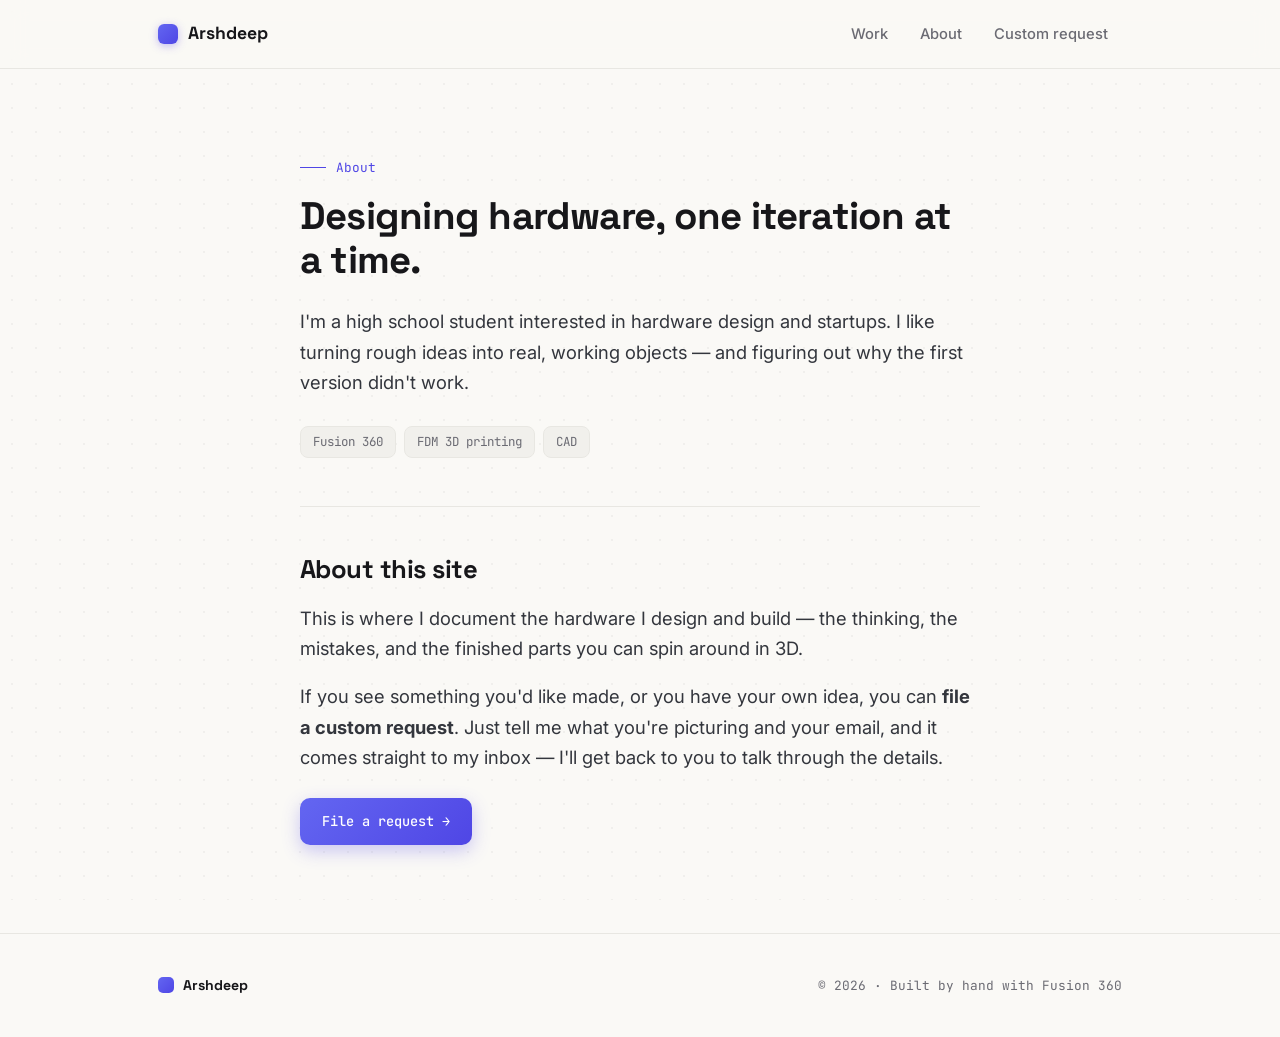
<file: about.html>
<!DOCTYPE html>
<html lang="en">
<head>
  <meta charset="UTF-8">
  <meta name="viewport" content="width=device-width, initial-scale=1.0">
  <title>About — Arshdeep</title>
  <link rel="stylesheet" href="style.css">
</head>
<body>

  <header class="site-header">
    <div class="wrap">
      <a class="brand" href="index.html">Arshdeep</a>
      <nav class="nav">
        <a href="index.html">Work</a>
        <a href="about.html">About</a>
        <a href="index.html#custom">Custom request</a>
      </nav>
    </div>
  </header>

  <!-- EDIT: keep this short — a couple of sentences, not a resume. -->
  <main class="about wrap">
    <p class="eyebrow">About</p>
    <h1>Designing hardware, one iteration at a time.</h1>
    <p>I'm a high school student interested in hardware design and startups. I like
       turning rough ideas into real, working objects — and figuring out why the
       first version didn't work.</p>
    <div class="tools">
      <span>Fusion 360</span>
      <span>FDM 3D printing</span>
      <span>CAD</span>
    </div>

    <div class="about-divider"></div>

    <!-- EDIT: this is your "About this site" section — write it in your own words. -->
    <h2>About this site</h2>
    <p>This is where I document the hardware I design and build — the thinking, the
       mistakes, and the finished parts you can spin around in 3D.</p>
    <p>If you see something you'd like made, or you have your own idea, you can
       <strong>file a custom request</strong>. Just tell me what you're picturing and
       your email, and it comes straight to my inbox — I'll get back to you to talk
       through the details.</p>
    <a class="text-link" href="index.html#custom">File a request →</a>
  </main>

  <footer class="site-footer">
    <div class="wrap">
      <span class="fbrand">Arshdeep</span>
      <span class="fmeta">© 2026 · Built by hand with Fusion 360</span>
    </div>
  </footer>

</body>
</html>
</file>
<file: style.css>
/* =========================================================
   PORTFOLIO STYLES  —  edit colors & spacing in one place
   ---------------------------------------------------------
   Non-developer note: The variables just below control the
   whole site's look. Change a value here and it updates
   everywhere. You rarely need to touch anything lower down.
   ========================================================= */

/* Nice web fonts (need an internet connection to load; if offline,
   the site falls back to clean system fonts automatically). */
@import url('https://fonts.googleapis.com/css2?family=Inter:wght@400;500;600;700&family=Space+Grotesk:wght@500;600;700&family=JetBrains+Mono:wght@400;500&display=swap');

:root {
  --accent:        #4f46e5;   /* links, buttons, small highlights */
  --accent-hover:  #4338ca;
  --accent-soft:   rgba(79, 70, 229, 0.08);
  --grad:          linear-gradient(135deg, #6366f1 0%, #4f46e5 100%);

  --ink:           #17171a;   /* main text (near-black)          */
  --muted:         #6b6b73;   /* secondary text                  */
  --line:          #e8e7e2;   /* hairline borders / dividers     */
  --bg:            #faf9f6;   /* warm paper background            */
  --bg-soft:       #f1f0ec;   /* soft panels                     */
  --surface:       #ffffff;   /* cards                           */

  --max-width:     1020px;
  --radius:        16px;
  --radius-sm:     10px;
  --shadow:        0 1px 2px rgba(20,24,31,0.04), 0 12px 32px rgba(20,24,31,0.06);
  --shadow-lg:     0 2px 4px rgba(20,24,31,0.05), 0 20px 48px rgba(20,24,31,0.12);

  /* font families */
  --font-body:     'Inter', -apple-system, BlinkMacSystemFont, "Segoe UI", Roboto, sans-serif;
  --font-display:  'Space Grotesk', var(--font-body);
  --font-mono:     'JetBrains Mono', ui-monospace, "SF Mono", Menlo, monospace;
}

/* ---------- base ---------- */
* { box-sizing: border-box; }
html { scroll-behavior: smooth; }

body {
  margin: 0;
  font-family: var(--font-body);
  color: var(--ink);
  background: var(--bg);
  line-height: 1.65;
  -webkit-font-smoothing: antialiased;
  position: relative;
}

/* faint blueprint dot-grid behind everything */
body::before {
  content: "";
  position: fixed;
  inset: 0;
  z-index: -2;
  background-image: radial-gradient(circle, rgba(23,23,26,0.045) 1px, transparent 1.4px);
  background-size: 24px 24px;
  pointer-events: none;
}

.wrap { max-width: var(--max-width); margin: 0 auto; padding: 0 28px; }

a { color: var(--accent); text-decoration: none; }
a:hover { color: var(--accent-hover); }
img { max-width: 100%; display: block; }

h1, h2, h3 { font-family: var(--font-display); line-height: 1.15; letter-spacing: -0.02em; }

/* ---------- top navigation ---------- */
.site-header {
  border-bottom: 1px solid var(--line);
  position: sticky; top: 0; z-index: 20;
  background: rgba(250,249,246,0.8);
  backdrop-filter: saturate(180%) blur(12px);
}
.site-header .wrap {
  display: flex; align-items: center; justify-content: space-between; height: 68px;
}
.brand {
  font-family: var(--font-display);
  font-weight: 700; color: var(--ink); font-size: 1.1rem;
  display: inline-flex; align-items: center; gap: 10px;
}
.brand::before {
  content: ""; width: 20px; height: 20px; border-radius: 6px;
  background: var(--grad); box-shadow: 0 2px 8px rgba(79,70,229,0.35);
}
.nav { display: flex; gap: 4px; }
.nav a {
  color: var(--muted); font-size: 0.92rem; font-weight: 500;
  padding: 7px 14px; border-radius: 8px; transition: color .15s, background .15s;
}
.nav a:hover { color: var(--ink); background: var(--accent-soft); }

/* ---------- hero / intro ---------- */
.hero { padding: 96px 0 64px; position: relative; overflow: hidden; }
.hero::before {
  content: ""; position: absolute; top: -140px; left: -140px;
  width: 460px; height: 460px; z-index: -1; pointer-events: none;
  background: radial-gradient(circle, rgba(79,70,229,0.14), transparent 70%);
}
.chip {
  display: inline-flex; align-items: center; gap: 8px;
  font-family: var(--font-mono); font-size: 0.78rem; color: var(--accent);
  background: var(--accent-soft); border: 1px solid rgba(79,70,229,0.18);
  padding: 6px 13px; border-radius: 999px; margin-bottom: 22px;
}
.chip .dot {
  width: 7px; height: 7px; border-radius: 50%; background: var(--accent);
  box-shadow: 0 0 0 0 rgba(79,70,229,0.5); animation: pulse 2s infinite;
}
@keyframes pulse {
  0% { box-shadow: 0 0 0 0 rgba(79,70,229,0.45); }
  70% { box-shadow: 0 0 0 8px rgba(79,70,229,0); }
  100% { box-shadow: 0 0 0 0 rgba(79,70,229,0); }
}
.hero .eyebrow {
  font-family: var(--font-mono); color: var(--muted);
  font-size: 0.8rem; letter-spacing: 0.02em; margin: 0 0 14px;
  display: flex; align-items: center; gap: 10px;
}
.hero .eyebrow::before {
  content: ""; width: 26px; height: 1px; background: var(--accent);
}
.hero h1 { font-size: 3.4rem; font-weight: 700; margin: 0 0 20px; }
.hero h1 .accent { color: var(--accent); }
.hero p { font-size: 1.2rem; color: var(--muted); max-width: 640px; margin: 0; }

/* gentle entrance */
.hero .chip, .hero .eyebrow, .hero h1, .hero p { animation: rise .6s ease backwards; }
.hero .eyebrow { animation-delay: .05s; }
.hero h1 { animation-delay: .12s; }
.hero p { animation-delay: .2s; }
@keyframes rise { from { opacity: 0; transform: translateY(14px); } to { opacity: 1; transform: none; } }

/* ---------- section heading ---------- */
.section-title {
  font-family: var(--font-mono); font-size: 0.78rem; letter-spacing: 0.02em;
  color: var(--muted); margin: 0 0 28px;
  display: flex; align-items: center; gap: 12px;
}
.section-title::before { content: ""; width: 26px; height: 1px; background: var(--muted); }

/* ---------- project grid (home) ---------- */
.projects { padding: 24px 0 88px; }
.projects-head { display: flex; align-items: center; justify-content: space-between; gap: 16px; margin-bottom: 28px; flex-wrap: wrap; }
.projects-head .section-title { margin: 0; }
.legend { display: inline-flex; align-items: center; gap: 8px; font-family: var(--font-mono); font-size: 0.76rem; color: var(--muted); }
.legend .ld { width: 11px; height: 11px; border-radius: 50%; background: #22c55e; box-shadow: 0 0 8px rgba(34,197,94,0.6); }

/* placeholder "coming soon" cards (before real projects exist) */
.card.coming { cursor: default; }
.card.coming:hover { transform: none; box-shadow: var(--shadow); border-color: var(--line); }
.card.coming .thumb { color: #b3b2ab; }
.card.coming h3 { color: var(--muted); }
.grid {
  display: grid;
  grid-template-columns: repeat(auto-fill, minmax(300px, 1fr));
  gap: 26px;
  counter-reset: card;
}
.card {
  position: relative; display: block; counter-increment: card;
  border: 1px solid var(--line); border-radius: var(--radius);
  overflow: hidden; background: var(--surface); color: var(--ink);
  box-shadow: var(--shadow);
  transition: transform .2s ease, box-shadow .2s ease, border-color .2s ease;
}
.card::before {   /* index number */
  content: counter(card, decimal-leading-zero);
  position: absolute; top: 14px; left: 14px; z-index: 3;
  font-family: var(--font-mono); font-size: 0.72rem; color: var(--accent);
  background: rgba(255,255,255,0.9); border: 1px solid var(--line);
  padding: 3px 9px; border-radius: 7px;
}
.printable-dot {  /* green = 3D printable (leave off for non-printable projects) */
  position: absolute; top: 14px; right: 14px; z-index: 3;
  width: 13px; height: 13px; border-radius: 50%;
  background: #22c55e; border: 2px solid #fff;
  box-shadow: 0 0 0 1px rgba(20,24,31,0.06), 0 0 10px rgba(34,197,94,0.65);
}
.card:hover {
  transform: translateY(-4px); box-shadow: var(--shadow-lg);
  border-color: #d6d5cf; color: var(--ink);
}
.card .thumb {
  aspect-ratio: 4 / 3; background: var(--bg-soft);
  display: flex; align-items: center; justify-content: center;
  color: #b3b2ab; font-family: var(--font-mono); font-size: 0.78rem;
  overflow: hidden; border-bottom: 1px solid var(--line);
}
.card .thumb img { width: 100%; height: 100%; object-fit: cover; transition: transform .5s ease; }
/* spinning 3D model used as a card thumbnail */
.card .thumb.thumb-3d { padding: 0; overflow: hidden; }
.card .thumb.thumb-3d model-viewer {
  width: 100%; height: 100%; min-height: 0;
  border: none; border-radius: 0; box-shadow: none;
  background: transparent; pointer-events: none;  /* clicks pass through to the card link */
}
.card:hover .thumb img { transform: scale(1.06); }
.card .body { padding: 20px 22px 24px; }
.card h3 { margin: 0 0 8px; font-size: 1.18rem; }
.card p { margin: 0 0 16px; color: var(--muted); font-size: 0.94rem; }
.tags { display: flex; flex-wrap: wrap; gap: 7px; }
.tags span {
  font-family: var(--font-mono); font-size: 0.72rem; color: var(--muted);
  background: var(--bg-soft); border: 1px solid var(--line);
  padding: 3px 9px; border-radius: 6px;
}

/* ---------- project page ---------- */
.project-hero { padding: 68px 0 24px; position: relative; overflow: hidden; }
.project-hero::before {
  content: ""; position: absolute; top: -160px; right: -120px;
  width: 420px; height: 420px; z-index: -1; pointer-events: none;
  background: radial-gradient(circle, rgba(79,70,229,0.10), transparent 70%);
}
.back-link { font-family: var(--font-mono); font-size: 0.82rem; color: var(--muted); display: inline-block; margin-bottom: 26px; }
.back-link:hover { color: var(--accent); }
.project-hero h1 { font-size: 2.6rem; margin: 0 0 14px; }
.project-hero .tagline { color: var(--muted); font-size: 1.15rem; margin: 0 0 20px; max-width: 660px; }
.meta { display: flex; flex-wrap: wrap; gap: 8px; }
.meta span {
  font-family: var(--font-mono); font-size: 0.74rem; color: var(--accent);
  background: var(--accent-soft); border: 1px solid rgba(79,70,229,0.16);
  padding: 4px 11px; border-radius: 999px;
}

.project-body { padding: 20px 0 72px; }
.project-body .wrap { counter-reset: sec; }
.project-section { padding: 34px 0; border-top: 1px solid var(--line); counter-increment: sec; }
.project-section:first-child { border-top: none; }
.project-section h2 {
  font-size: 1.4rem; margin: 0 0 14px;
  display: flex; align-items: baseline; gap: 14px;
}
.project-section h2::before {
  content: counter(sec, decimal-leading-zero);
  font-family: var(--font-mono); font-size: 0.9rem; font-weight: 500;
  color: var(--accent); letter-spacing: 0;
}
.project-section p { color: #33363d; margin: 0 0 14px; max-width: 700px; }
.project-section ul { color: #33363d; max-width: 700px; padding-left: 4px; list-style: none; }
.project-section li { position: relative; padding-left: 24px; margin-bottom: 10px; }
.project-section li::before {
  content: ""; position: absolute; left: 4px; top: 11px;
  width: 7px; height: 7px; border-radius: 50%; background: var(--accent);
}

/* last section becomes a soft "reflection" callout */
.project-section:last-of-type {
  background: var(--accent-soft); border: 1px solid rgba(79,70,229,0.14);
  border-radius: var(--radius); padding: 28px 30px; margin-top: 34px;
}

/* ---------- 3D model viewer ---------- */
model-viewer {
  width: 100%; height: 480px;
  background: radial-gradient(circle at 50% 40%, #ffffff, var(--bg-soft));
  border: 1px solid var(--line); border-radius: var(--radius);
  box-shadow: var(--shadow); --poster-color: transparent;
}
.viewer-hint {
  font-family: var(--font-mono); font-size: 0.8rem; color: var(--muted);
  margin-top: 12px; display: flex; align-items: center; gap: 8px;
}
.viewer-hint::before { content: "↻"; color: var(--accent); font-size: 1rem; }
.result-photo { width: 100%; border: 1px solid var(--line); border-radius: var(--radius); background: var(--bg-soft); box-shadow: var(--shadow); }

/* ---------- about ---------- */
.about { padding: 88px 0; max-width: 680px; }
.about .eyebrow {
  font-family: var(--font-mono); color: var(--accent); font-size: 0.8rem;
  margin: 0 0 16px; display: flex; align-items: center; gap: 10px;
}
.about .eyebrow::before { content: ""; width: 26px; height: 1px; background: var(--accent); }
.about h1 { font-size: 2.4rem; margin: 0 0 24px; }
.about p { font-size: 1.15rem; color: #33363d; margin: 0 0 18px; }
.about .tools { display: flex; flex-wrap: wrap; gap: 8px; margin-top: 28px; }
.about .tools span {
  font-family: var(--font-mono); font-size: 0.78rem; color: var(--muted);
  background: var(--bg-soft); border: 1px solid var(--line);
  padding: 5px 12px; border-radius: 8px;
}
.about-divider { height: 1px; background: var(--line); margin: 48px 0; }
.about h2 { font-size: 1.6rem; margin: 0 0 18px; }
.text-link {
  display: inline-flex; align-items: center; gap: 9px;
  font-family: var(--font-mono); font-size: 0.85rem; font-weight: 500;
  color: #fff; background: var(--grad); padding: 12px 22px;
  border-radius: var(--radius-sm); margin-top: 8px;
  box-shadow: 0 6px 18px rgba(79,70,229,0.28);
  transition: transform .15s ease, box-shadow .15s ease;
}
.text-link:hover { color: #fff; transform: translateY(-2px); box-shadow: 0 10px 26px rgba(79,70,229,0.36); }

/* ---------- pricing ---------- */
.pricing { padding: 64px 0 0; }
.price-card {
  position: relative; overflow: hidden;
  background: var(--surface); border: 1px solid var(--line);
  border-radius: var(--radius); box-shadow: var(--shadow);
  padding: 34px 34px 30px; max-width: 460px;
}
.price-card::before {
  content: ""; position: absolute; top: 0; left: 0; right: 0; height: 4px;
  background: var(--grad);
}
.price-stats { display: flex; align-items: flex-end; gap: 30px; }
.stat { display: flex; flex-direction: column; gap: 8px; }
.stat-figure { display: flex; align-items: baseline; gap: 4px; }
.stat-value {
  font-family: var(--font-display); font-size: 2.3rem; font-weight: 700;
  letter-spacing: -0.02em; line-height: 1;
  background: var(--grad); -webkit-background-clip: text; background-clip: text;
  color: transparent;
}
.stat-unit { font-family: var(--font-mono); font-size: 0.95rem; font-weight: 500; color: var(--muted); }
.stat-label {
  font-family: var(--font-mono); font-size: 0.72rem; letter-spacing: 0.06em;
  text-transform: uppercase; color: var(--muted);
}
.stat-divider { width: 1px; height: 42px; background: var(--line); align-self: center; }
.price-footnote {
  margin: 24px 0 0; padding-top: 18px; border-top: 1px solid var(--line);
  font-family: var(--font-mono); font-size: 0.8rem; color: var(--muted);
}

/* ---------- custom-request (quiet subsection) ---------- */
.custom { border-top: 1px solid var(--line); background: var(--bg-soft); padding: 72px 0; }
.custom h2 { font-family: var(--font-display); font-size: 1.5rem; margin: 0 0 10px; }
.custom .lede { color: var(--muted); margin: 0 0 32px; max-width: 520px; }
form {
  background: var(--surface); border: 1px solid var(--line);
  border-radius: var(--radius); padding: 30px; max-width: 600px; box-shadow: var(--shadow);
}
.form-grid { display: grid; grid-template-columns: 1fr 1fr; gap: 18px; }
.form-grid .full { grid-column: 1 / -1; }
label { display: block; font-size: 0.82rem; font-weight: 500; color: var(--muted); margin-bottom: 7px; }
input, textarea {
  width: 100%; padding: 12px 14px; border: 1px solid var(--line);
  border-radius: var(--radius-sm); font: inherit; color: var(--ink);
  background: var(--bg); transition: border-color .15s, box-shadow .15s;
}
input:focus, textarea:focus {
  outline: none; border-color: var(--accent);
  box-shadow: 0 0 0 3px var(--accent-soft);
}
textarea { resize: vertical; min-height: 104px; }
button.submit {
  background: var(--grad); color: #fff; border: none;
  padding: 13px 26px; border-radius: var(--radius-sm); font: inherit;
  font-weight: 600; cursor: pointer;
  box-shadow: 0 6px 18px rgba(79,70,229,0.28);
  transition: transform .15s ease, box-shadow .15s ease;
}
button.submit:hover { transform: translateY(-2px); box-shadow: 0 10px 26px rgba(79,70,229,0.36); }

/* ---------- footer ---------- */
.site-footer { border-top: 1px solid var(--line); padding: 40px 0; color: var(--muted); font-size: 0.88rem; }
.site-footer .wrap { display: flex; justify-content: space-between; align-items: center; flex-wrap: wrap; gap: 12px; }
.site-footer .fbrand { font-family: var(--font-display); font-weight: 700; color: var(--ink); display: inline-flex; align-items: center; gap: 9px; }
.site-footer .fbrand::before { content: ""; width: 16px; height: 16px; border-radius: 5px; background: var(--grad); }
.site-footer .fmeta { font-family: var(--font-mono); font-size: 0.8rem; }

/* ---------- responsive ---------- */
@media (max-width: 620px) {
  .hero { padding: 64px 0 44px; }
  .hero h1 { font-size: 2.3rem; }
  .project-hero h1 { font-size: 2rem; }
  .form-grid { grid-template-columns: 1fr; }
  .nav a { padding: 7px 10px; }
  form { padding: 22px; }
}
</file>
